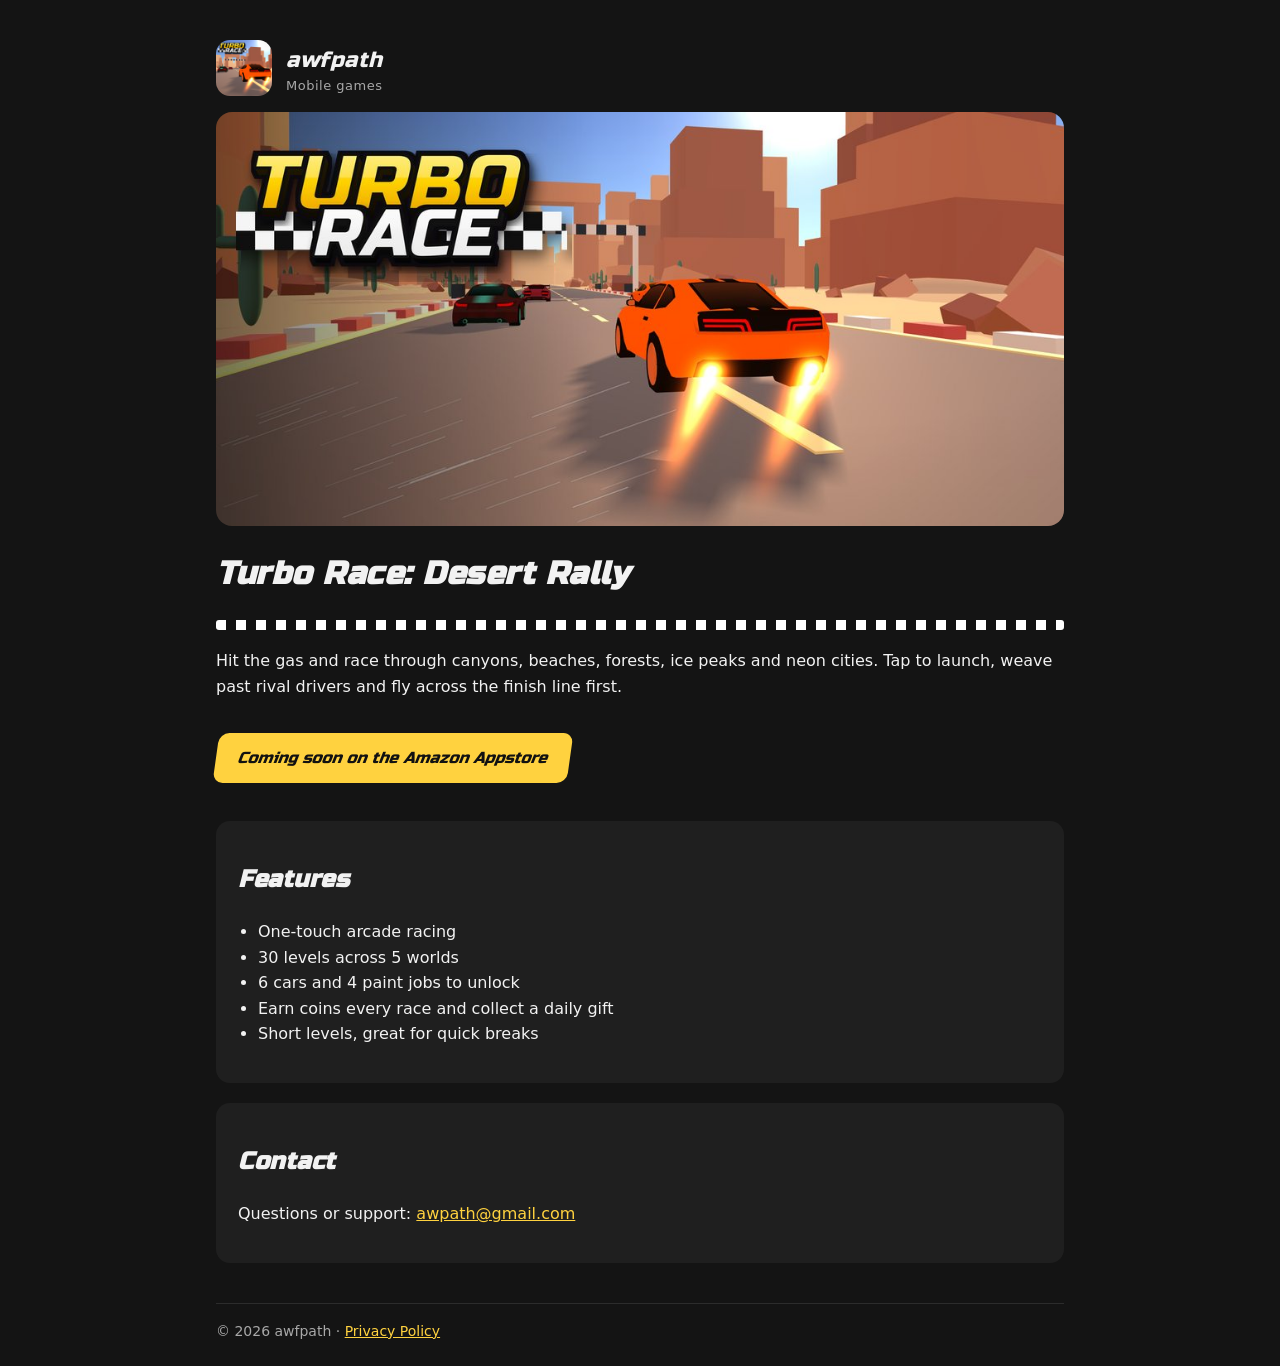
<file: index.html>
<!doctype html>
<html lang="en"><head><meta charset="utf-8"><meta name="viewport" content="width=device-width,initial-scale=1">
<title>Turbo Race: Desert Rally – awfpath</title>
<meta name="description" content="Turbo Race: Desert Rally – one-touch arcade racing across five worlds. A game by awfpath.">
<link rel="icon" href="img/icon.jpg"><link rel="stylesheet" href="style.css"></head>
<body><div class="wrap">
<header><img src="img/icon.jpg" alt="Turbo Race icon"><div class="brand">awfpath<small>Mobile games</small></div></header>
<img class="hero" src="img/promo.jpg" alt="Turbo Race: Desert Rally">
<h1>Turbo Race: Desert Rally</h1>
<div class="check"></div>
<p>Hit the gas and race through canyons, beaches, forests, ice peaks and neon cities. Tap to launch, weave past rival drivers and fly across the finish line first.</p>
<a class="btn" id="store" href="#">Coming soon on the Amazon Appstore</a>
<div class="card"><h2>Features</h2><ul>
<li>One-touch arcade racing</li><li>30 levels across 5 worlds</li><li>6 cars and 4 paint jobs to unlock</li>
<li>Earn coins every race and collect a daily gift</li><li>Short levels, great for quick breaks</li></ul></div>
<div class="card"><h2>Contact</h2><p>Questions or support: <a href="mailto:awpath@gmail.com">awpath@gmail.com</a></p></div>
<footer>© 2026 awfpath · <a href="privacy.html">Privacy Policy</a></footer>
</div></body></html>
</file>
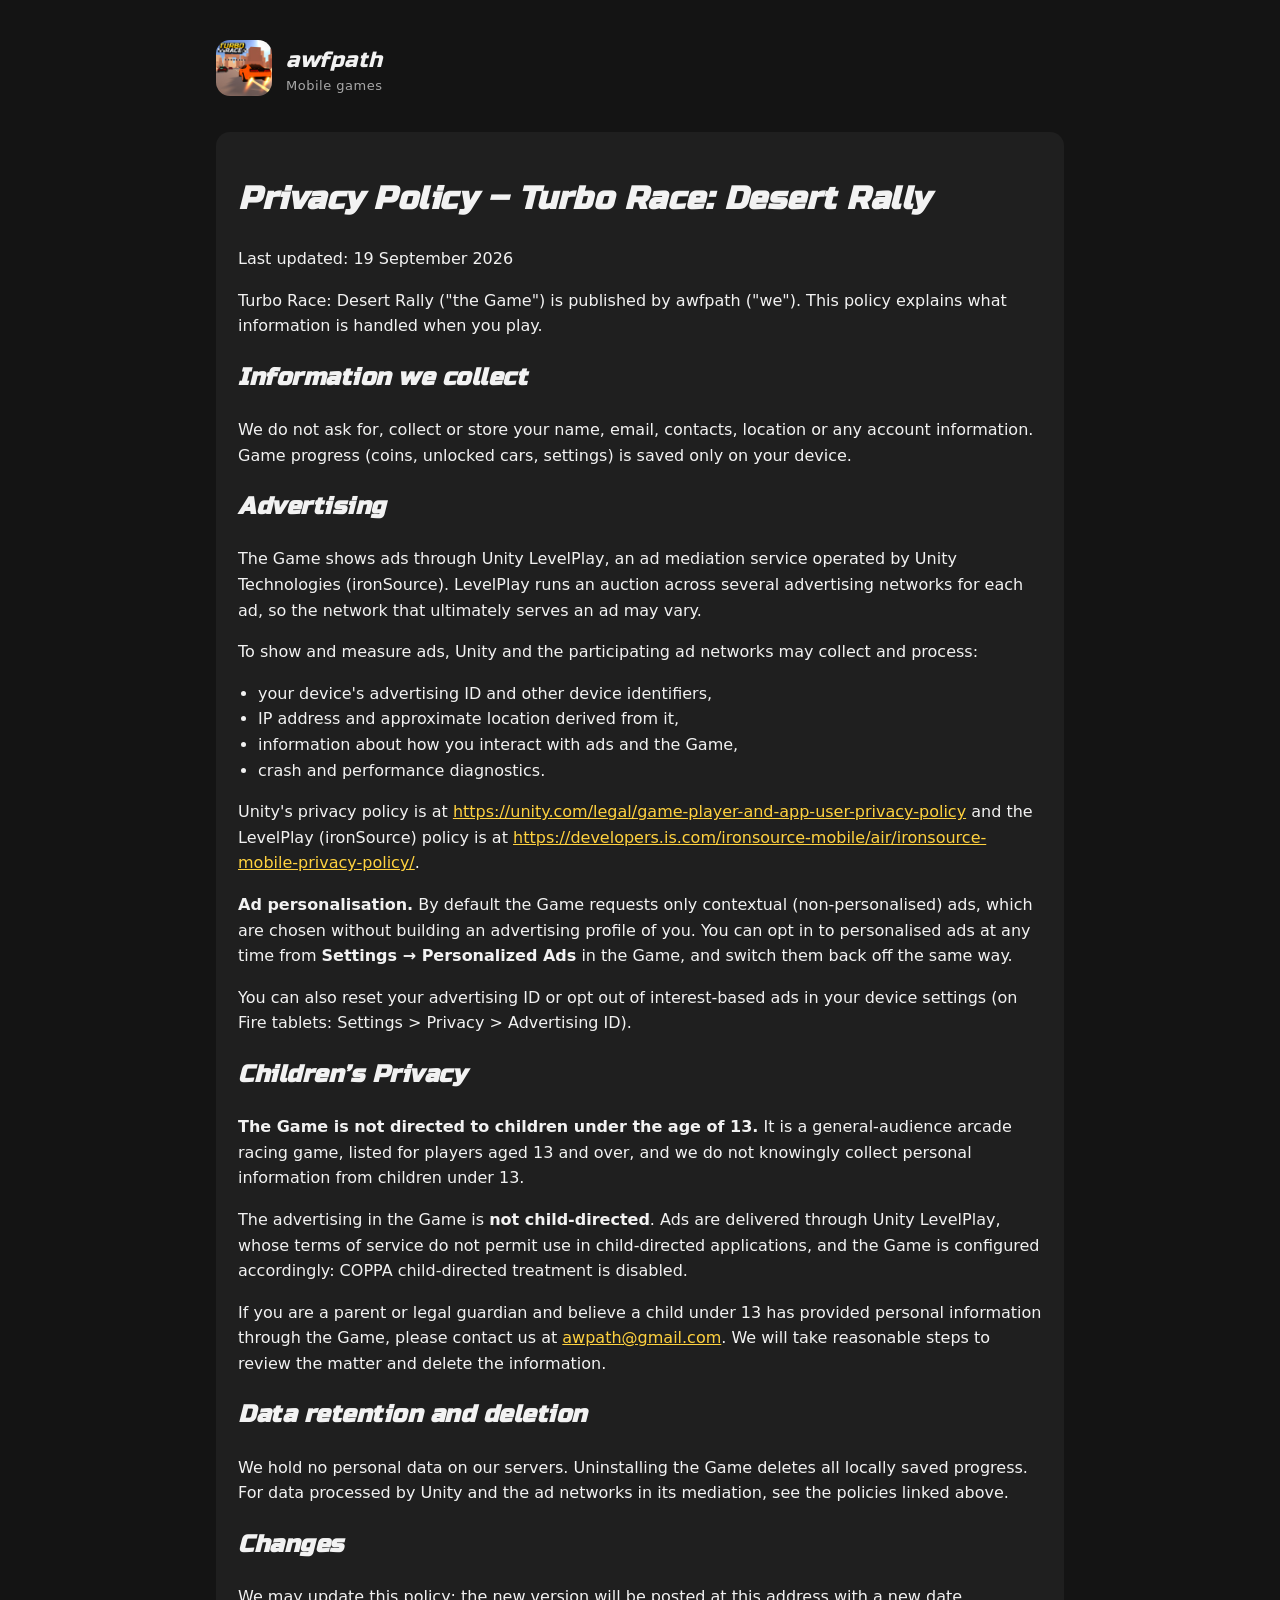
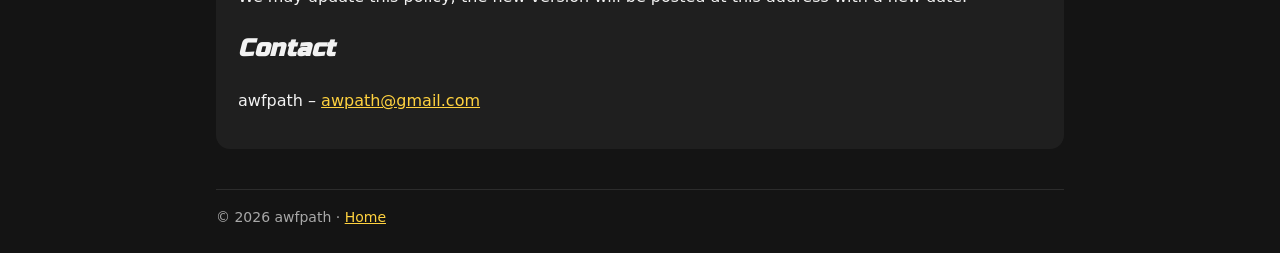
<file: privacy.html>
<!doctype html>
<html lang="en"><head><meta charset="utf-8"><meta name="viewport" content="width=device-width,initial-scale=1">
<title>Privacy Policy – Turbo Race: Desert Rally</title><link rel="icon" href="img/icon.jpg"><link rel="stylesheet" href="style.css"></head>
<body><div class="wrap"><header><img src="img/icon.jpg" alt=""><div class="brand"><a href="index.html" style="color:inherit;text-decoration:none">awfpath</a><small>Mobile games</small></div></header>
<div class="card"><h1>Privacy Policy – Turbo Race: Desert Rally</h1>
<p>Last updated: 19 September 2026</p>
<p>Turbo Race: Desert Rally (&quot;the Game&quot;) is published by awfpath (&quot;we&quot;). This policy explains what information is handled when you play.</p>
<h2>Information we collect</h2>
<p>We do not ask for, collect or store your name, email, contacts, location or any account information. Game progress (coins, unlocked cars, settings) is saved only on your device.</p>
<h2>Advertising</h2>
<p>The Game shows ads through Unity LevelPlay, an ad mediation service operated by Unity Technologies
(ironSource). LevelPlay runs an auction across several advertising networks for each ad, so the network
that ultimately serves an ad may vary.</p>
<p>To show and measure ads, Unity and the participating ad networks may collect and process:</p>
<ul>
<li>your device&#x27;s advertising ID and other device identifiers,</li>
<li>IP address and approximate location derived from it,</li>
<li>information about how you interact with ads and the Game,</li>
<li>crash and performance diagnostics.</li>
</ul>
<p>Unity&#x27;s privacy policy is at <a href="https://unity.com/legal/game-player-and-app-user-privacy-policy">https://unity.com/legal/game-player-and-app-user-privacy-policy</a>
and the LevelPlay (ironSource) policy is at <a href="https://developers.is.com/ironsource-mobile/air/ironsource-mobile-privacy-policy/">https://developers.is.com/ironsource-mobile/air/ironsource-mobile-privacy-policy/</a>.</p>
<p><strong>Ad personalisation.</strong> By default the Game requests only contextual (non-personalised)
ads, which are chosen without building an advertising profile of you. You can opt in to personalised ads
at any time from <strong>Settings &rarr; Personalized Ads</strong> in the Game, and switch them back off
the same way.</p>
<p>You can also reset your advertising ID or opt out of interest-based ads in your device settings
(on Fire tablets: Settings &gt; Privacy &gt; Advertising ID).</p>
<h2>Children&rsquo;s Privacy</h2>
<p><strong>The Game is not directed to children under the age of 13.</strong> It is a general-audience
arcade racing game, listed for players aged 13 and over, and we do not knowingly collect personal
information from children under 13.</p>
<p>The advertising in the Game is <strong>not child-directed</strong>. Ads are delivered through Unity
LevelPlay, whose terms of service do not permit use in child-directed applications, and the Game is
configured accordingly: COPPA child-directed treatment is disabled.</p>
<p>If you are a parent or legal guardian and believe a child under 13 has provided personal information
through the Game, please contact us at <a href="mailto:awpath@gmail.com">awpath@gmail.com</a>. We will
take reasonable steps to review the matter and delete the information.</p>
<h2>Data retention and deletion</h2>
<p>We hold no personal data on our servers. Uninstalling the Game deletes all locally saved progress. For data processed by Unity and the ad networks in its mediation, see the policies linked above.</p>
<h2>Changes</h2>
<p>We may update this policy; the new version will be posted at this address with a new date.</p>
<h2>Contact</h2>
<p>awfpath – <a href="mailto:awpath@gmail.com">awpath@gmail.com</a></p></div>
<footer>© 2026 awfpath · <a href="index.html">Home</a></footer></div></body></html>
</file>
<file: style.css>
@font-face{font-family:Russo;src:url(img/RussoOne-Regular.ttf)}
:root{--y:#FFD23F;--bg:#141414;--card:#1f1f1f;--t:#f2f2f2;--m:#a8a8a8}
*{box-sizing:border-box}body{margin:0;background:var(--bg);color:var(--t);font:16px/1.6 system-ui,-apple-system,Segoe UI,Roboto,sans-serif}
a{color:var(--y)}.wrap{max-width:880px;margin:0 auto;padding:24px 16px}
header{display:flex;align-items:center;gap:14px;padding:16px 0}
header img{width:56px;height:56px;border-radius:14px}
h1,h2,.brand{font-family:Russo,system-ui;letter-spacing:.5px;font-style:italic}
.brand{font-size:22px}.brand small{display:block;font:13px system-ui;color:var(--m);font-style:normal}
.hero{width:100%;border-radius:16px;display:block}
.btn{display:inline-block;background:var(--y);color:#111;font-family:Russo;font-style:italic;padding:12px 22px;border-radius:10px;text-decoration:none;margin:18px 0;transform:skewX(-8deg)}
ul{padding-left:20px}.card{background:var(--card);border-radius:14px;padding:20px 22px;margin:20px 0}
footer{color:var(--m);font-size:14px;border-top:1px solid #2c2c2c;margin-top:40px;padding-top:16px}
.check{height:10px;background:repeating-linear-gradient(90deg,#fff 0 10px,#111 10px 20px);border-radius:3px;margin:8px 0 18px}
</file>
